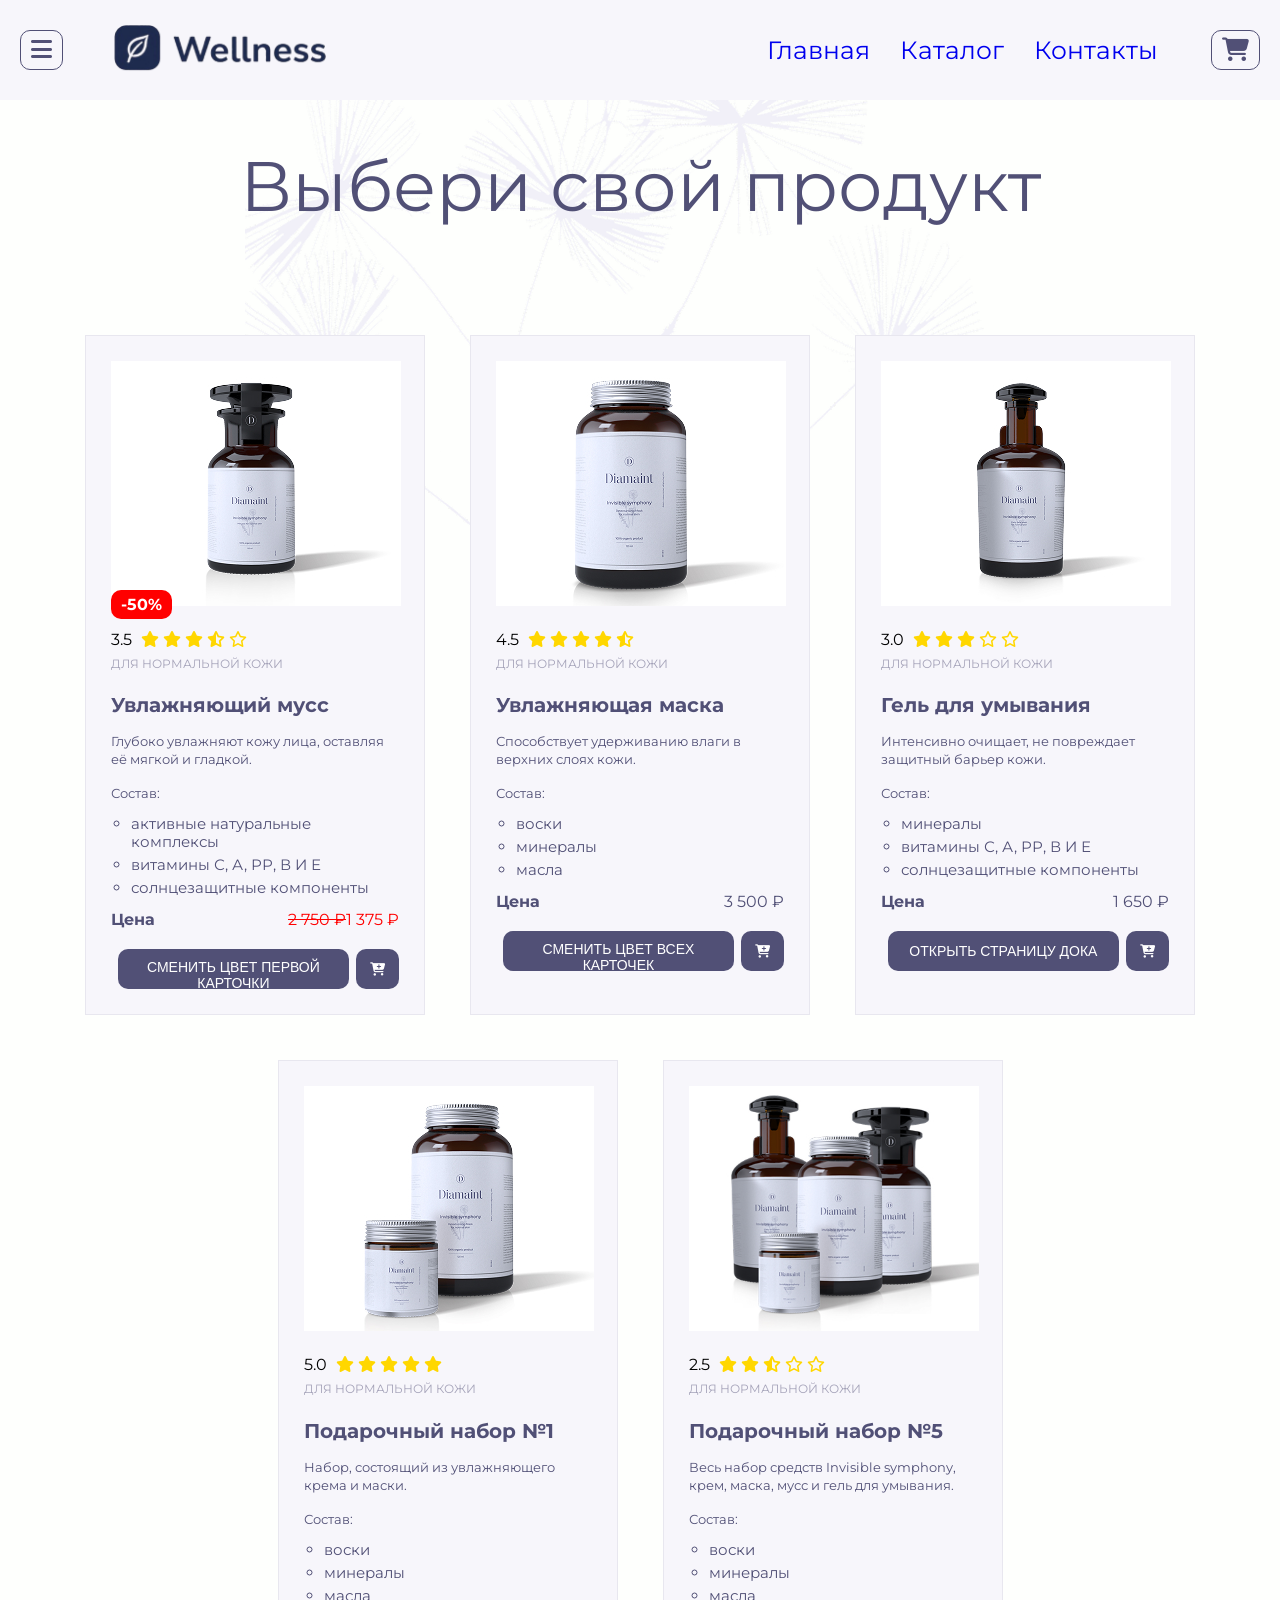
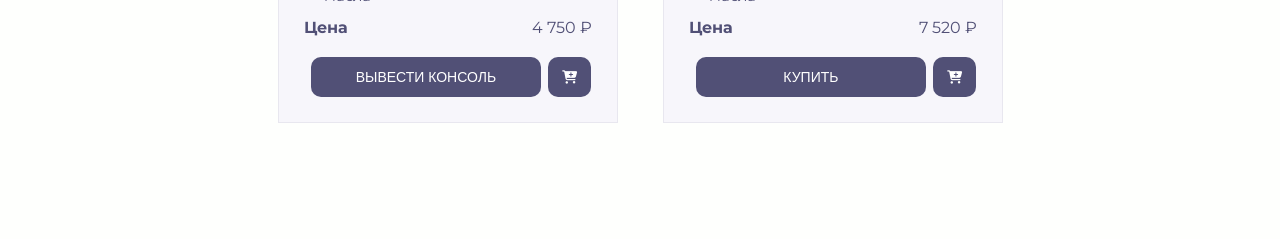
<file: index.html>
<!doctype html>
<html lang="ru">
  <head>
    <meta charset="UTF-8" />
    <meta name="viewport" content="width=device-width, initial-scale=1.0" />
    <title>Выбери свой продукт</title>
    <link rel="stylesheet" href="style.css" />
    <link
      rel="stylesheet"
      href="https://cdnjs.cloudflare.com/ajax/libs/font-awesome/6.4.0/css/all.min.css"
    />
    <link rel="preconnect" href="https://fonts.googleapis.com" />
    <link rel="preconnect" href="https://fonts.gstatic.com" crossorigin />
    <link
      href="https://fonts.googleapis.com/css2?family=Montserrat:wght@300;400;500;700&display=swap"
      rel="stylesheet"
    />
  </head>

  <body>
    <main class="container">
      <header class="header">
        <div class="header__container">
          <button class="header__menu-button">
            <i class="fa-solid fa-bars menu-button"></i>
          </button>
          <div class="header__center">
            <div class="header__logo">
              <img
                class="header__logo-img"
                src=".//img/logo-removebg-preview.png"
                alt="Логотип"
              />
            </div>
            <nav class="header__nav">
              <ul class="header__list">
                <li class="header__item">
                  <a href="#" class="header__link">Главная</a>
                </li>
                <li class="header__item">
                  <a href="#" class="header__link">Каталог</a>
                </li>
                <li class="header__item">
                  <a href="#" class="header__link">Контакты</a>
                </li>
              </ul>
            </nav>
          </div>
          <button class="header__cart-button">
            <i class="fa-solid fa-cart-shopping cart-button"></i>
          </button>
        </div>
      </header>
      <h1 class="container__main-title">Выбери свой продукт</h1>
      <div class="container__cards">
        <div class="card card-sale">
          <span class="card__sale">-50%</span>
          <img
            class="card__img"
            src="img/photo-mousse.jpg"
            alt="Увлажняющий мусс"
          />
          <div class="card__rating">
            <span class="card__rating-number">3.5</span>
            <span class="card__stars"
              ><i class="fa-solid fa-star rating-star"></i
            ></span>
            <spa class="card__stars"
              ><i class="fa-solid fa-star rating-star"></i
            ></span>
            <span class="card__stars"
              ><i class="fa-solid fa-star rating-star"></i
            ></span>
            <span class="card__stars"
              ><i class="fa-solid fa-star-half-stroke rating-star"></i
            ></span>
             <span class="card__stars"
              ><i class="fa-regular fa-star rating-star"></i
            ></span>
          </div>

          <span class="card__skin-type">для нормальной кожи</span>
          <h2 class="card__title">Увлажняющий мусс</h2>
          <p class="card__description">
            Глубоко увлажняют кожу лица, оставляя её мягкой и гладкой.
          </p>
          <span class="card__composition">Состав:</span>
          <ul class="card__list">
            <li class="card__item">активные натуральные комплексы</li>
            <li class="card__item">витамины С, А, РР, В И Е</li>
            <li class="card__item">солнцезащитные компоненты</li>
          </ul>
          <div class="card__price-row">
            <b class="card__price-text">Цена</b>
            <span class="card__price price-discount"
              ><del>2 750 ₽</del>1 375 ₽</span
            >
          </div>
          <div class="card__buttons">
            <button class="card__buy-button card__buy-button--active">
              сменить цвет первой карточки
            </button>
            <button class="card__add-to-cart card__add-to-cart--active">
              <i class="fa-solid fa-cart-plus cart-icon"></i>
            </button>
          </div>
        </div>
        <div class="card">
          <img
            class="card__img"
            src="img/photo-mask.jpg"
            alt="Увлажняющая маска"
          />
          <div class="card__rating">
            <span class="card__rating-number">4.5</span>
            <span class="card__stars"
              ><i class="fa-solid fa-star rating-star"></i
            ></span>
            <span class="card__stars"
              ><i class="fa-solid fa-star rating-star"></i
            ></span>
            <span class="card__stars"
              ><i class="fa-solid fa-star rating-star"></i
            ></span>
            <span class="card__stars"
              ><i class="fa-solid fa-star rating-star"></i
            ></span>
            <span class="card__stars"
              ><i class="fa-solid fa-star-half-stroke rating-star"></i
            ></span>
          </div>
          <span class="card__skin-type">для нормальной кожи</span>
          <h2 class="card__title">Увлажняющая маска</h2>
          <p class="card__description">
            Способствует удерживанию влаги в верхних слоях кожи.
          </p>
          <span class="card__composition">Состав:</span>
          <ul class="card__list">
            <li class="card__item">воски</li>
            <li class="card__item">минералы</li>
            <li class="card__item">масла</li>
          </ul>
          <div class="card__price-row">
            <b class="card__price-text">Цена</b>
            <span class="card__price">3 500 ₽</span>
          </div>
          <div class="card__buttons">
            <button
              class="card__buy-button card__buy-button--active cards-button"
            >
              сменить цвет всех карточек
            </button>
            <button class="card__add-to-cart card__add-to-cart--active">
              <i class="fa-solid fa-cart-plus cart-icon"></i>
            </button>
          </div>
        </div>
        <div class="card">
          <img
            class="card__img"
            src="img/photo-gel.jpg"
            alt="Гель для умывания"
          />
          <div class="card__rating">
            <span class="card__rating-number">3.0</span>
            <span class="card__stars"
              ><i class="fa-solid fa-star rating-star"></i
            ></span>
            <span class="card__stars"
              ><i class="fa-solid fa-star rating-star"></i
            ></span>
            <span class="card__stars"
              ><i class="fa-solid fa-star rating-star"></i
            ></span>
            <span class="card__stars"
              ><i class="fa-regular fa-star rating-star"></i
            ></span>
            <span class="card__stars"
              ><i class="fa-regular fa-star rating-star"></i
            ></span>

          </div>
          <span class="card__skin-type">для нормальной кожи</span>
          <h2 class="card__title">Гель для умывания</h2>
          <p class="card__description">
            Интенсивно очищает, не повреждает защитный барьер кожи.
          </p>
          <span class="card__composition">Состав:</span>
          <ul class="card__list">
            <li class="card__item">минералы</li>
            <li class="card__item">витамины С, А, РР, В И Е</li>
            <li class="card__item">солнцезащитные компоненты</li>
          </ul>
          <div class="card__price-row">
            <b class="card__price-text">Цена</b>
            <span class="card__price">1 650 ₽</span>
          </div>
          <div class="card__buttons">
            <button class="card__buy-button card__buy-button--active open-doka">
              открыть страницу дока
            </button>
            <button class="card__add-to-cart card__add-to-cart--active">
              <i class="fa-solid fa-cart-plus cart-icon"></i>
            </button>
          </div>
        </div>
        <div class="card">
          <img
            class="card__img"
            src="img/photo-set-1.jpg"
            alt="Подарочный набор №1"
          />
          <div class="card__rating">
            <span class="card__rating-number">5.0</span>
            <span class="card__stars"
              ><i class="fa-solid fa-star rating-star"></i
            ></span>
            <span class="card__stars"
              ><i class="fa-solid fa-star rating-star"></i
            ></span>
            <span class="card__stars"
              ><i class="fa-solid fa-star rating-star"></i
            ></span>
            <span class="card__stars"
              ><i class="fa-solid fa-star rating-star"></i
            ></span>
            <span class="card__stars"
              ><i class="fa-solid fa-star rating-star"></i
            ></span>
          </div>
          <span class="card__skin-type">для нормальной кожи</span>
          <h2 class="card__title">Подарочный набор №1</h2>
          <p class="card__description">
            Набор, состоящий из увлажняющего крема и маски.
          </p>
          <span class="card__composition">Состав:</span>
          <ul class="card__list">
            <li class="card__item">воски</li>
            <li class="card__item">минералы</li>
            <li class="card__item">масла</li>
          </ul>
          <div class="card__price-row">
            <b class="card__price-text">Цена</b>
            <span class="card__price">4 750 ₽</span>
          </div>
          <div class="card__buttons">
            <button
              class="card__buy-button card__buy-button--active output-console-log"
            >
              вывести консоль
            </button>
            <button class="card__add-to-cart card__add-to-cart--active">
              <i class="fa-solid fa-cart-plus cart-icon"></i>
            </button>
          </div>
        </div>
        <div class="card">
          <img
            class="card__img"
            src="img/photo-set-5.jpg"
            alt="Подарочный набор №5"
          />
          <div class="card__rating">
            <span class="card__rating-number">2.5</span>
            <span class="card__stars"
              ><i class="fa-solid fa-star rating-star"></i
            ></span>
            <span class="card__stars"
              ><i class="fa-solid fa-star rating-star"></i
            ></span>
            <span class="card__stars"
              ><i class="fa-solid fa-star-half-stroke rating-star"></i
            ></span>
            <span class="card__stars"
              ><i class="fa-regular fa-star rating-star"></i
            ></span>
            <span class="card__stars"
              ><i class="fa-regular fa-star rating-star"></i
            ></span>
          </div>
          <span class="card__skin-type">для нормальной кожи</span>
          <h2 class="card__title">Подарочный набор №5</h2>
          <p class="card__description">
            Весь набор средств Invisible symphony, крем, маска, мусс и гель для
            умывания.
          </p>
          <span class="card__composition">Состав:</span>
          <ul class="card__list">
            <li class="card__item">воски</li>
            <li class="card__item">минералы</li>
            <li class="card__item">масла</li>
          </ul>
          <div class="card__price-row">
            <b class="card__price-text">Цена</b>
            <span class="card__price">7 520 ₽</span>
          </div>
          <div class="card__buttons">
            <button class="card__buy-button card__buy-button--active">
              Купить
            </button>
            <button class="card__add-to-cart card__add-to-cart--active">
              <i class="fa-solid fa-cart-plus cart-icon"></i>
            </button>
          </div>
        </div>
      </div>
    </main>
  </body>
  <script src="product.js"></script>
</html>
</file>
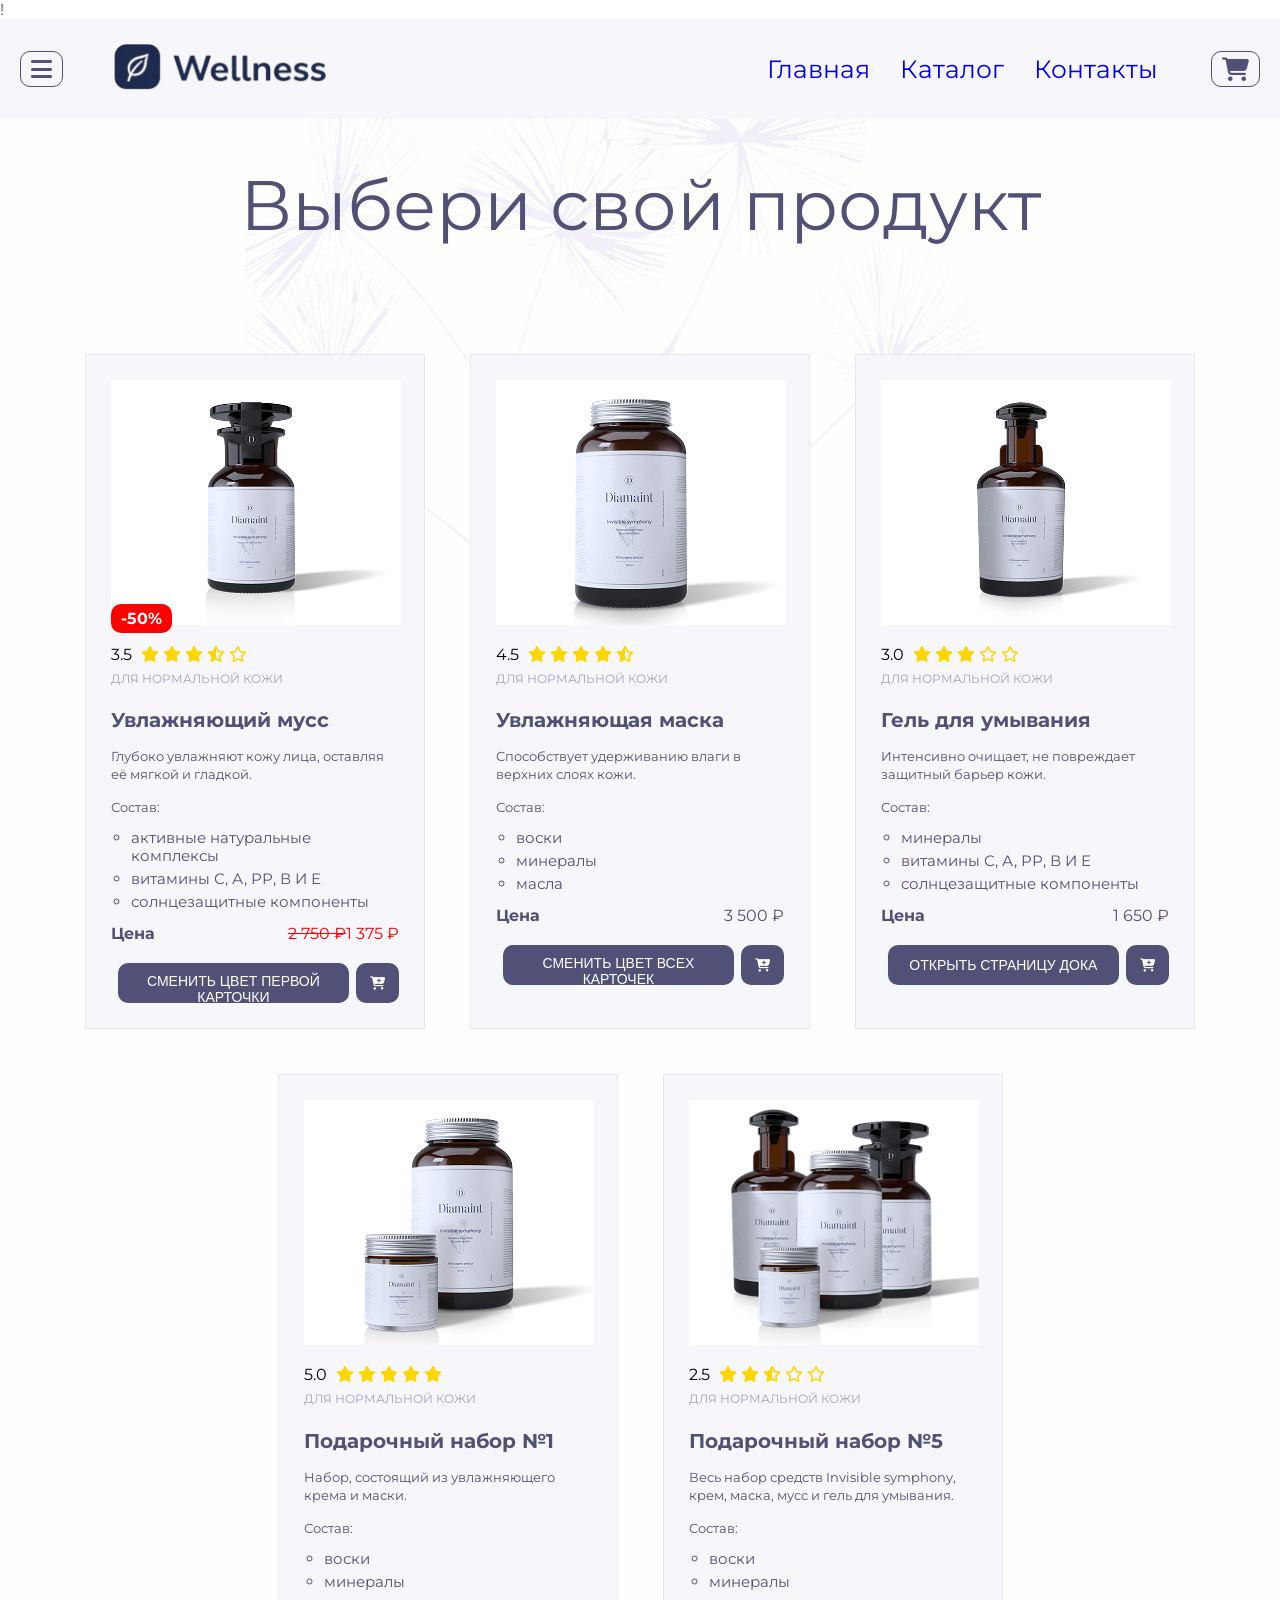
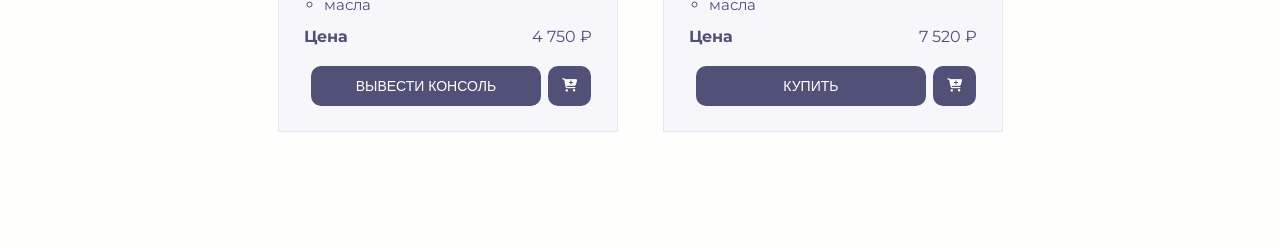
<file: homework.1,2,3,4,5,6/index.html>
!<!doctype html>
<html lang="ru">
  <head>
    <meta charset="UTF-8" />
    <meta name="viewport" content="width=device-width, initial-scale=1.0" />
    <title>Выбери свой продукт</title>
    <link rel="stylesheet" href="style.css" />
    <link
      rel="stylesheet"
      href="https://cdnjs.cloudflare.com/ajax/libs/font-awesome/6.4.0/css/all.min.css"
    />
    <link rel="preconnect" href="https://fonts.googleapis.com" />
    <link rel="preconnect" href="https://fonts.gstatic.com" crossorigin />
    <link
      href="https://fonts.googleapis.com/css2?family=Montserrat:wght@300;400;500;700&display=swap"
      rel="stylesheet"
    />
  </head>

  <body>
    <main class="container">
      <header class="header">
        <div class="header__container">
          <button class="header__menu-button">
            <i class="fa-solid fa-bars menu-button"></i>
          </button>
          <div class="header__center">
            <div class="header__logo">
              <img
                class="header__logo-img"
                src=".//img/logo-removebg-preview.png"
                alt="Логотип"
              />
            </div>
            <nav class="header__nav">
              <ul class="header__list">
                <li class="header__item">
                  <a href="#" class="header__link">Главная</a>
                </li>
                <li class="header__item">
                  <a href="#" class="header__link">Каталог</a>
                </li>
                <li class="header__item">
                  <a href="#" class="header__link">Контакты</a>
                </li>
              </ul>
            </nav>
          </div>
          <button class="header__cart-button">
            <i class="fa-solid fa-cart-shopping cart-button"></i>
          </button>
        </div>
      </header>
      <h1 class="container__main-title">Выбери свой продукт</h1>
      <div class="container__cards">
        <div class="card card-sale">
          <span class="card__sale">-50%</span>
          <img
            class="card__img"
            src="img/photo-mousse.jpg"
            alt="Увлажняющий мусс"
          />
          <div class="card__rating">
            <span class="card__rating-number">3.5</span>
            <span class="card__stars"
              ><i class="fa-solid fa-star rating-star"></i
            ></span>
            <spa class="card__stars"
              ><i class="fa-solid fa-star rating-star"></i
            ></span>
            <span class="card__stars"
              ><i class="fa-solid fa-star rating-star"></i
            ></span>
            <span class="card__stars"
              ><i class="fa-solid fa-star-half-stroke rating-star"></i
            ></span>
             <span class="card__stars"
              ><i class="fa-regular fa-star rating-star"></i
            ></span>
          </div>

          <span class="card__skin-type">для нормальной кожи</span>
          <h2 class="card__title">Увлажняющий мусс</h2>
          <p class="card__description">
            Глубоко увлажняют кожу лица, оставляя её мягкой и гладкой.
          </p>
          <span class="card__composition">Состав:</span>
          <ul class="card__list">
            <li class="card__item">активные натуральные комплексы</li>
            <li class="card__item">витамины С, А, РР, В И Е</li>
            <li class="card__item">солнцезащитные компоненты</li>
          </ul>
          <div class="card__price-row">
            <b class="card__price-text">Цена</b>
            <span class="card__price price-discount"
              ><del>2 750 ₽</del>1 375 ₽</span
            >
          </div>
          <div class="card__buttons">
            <button class="card__buy-button card__buy-button--active">
              сменить цвет первой карточки
            </button>
            <button class="card__add-to-cart card__add-to-cart--active">
              <i class="fa-solid fa-cart-plus cart-icon"></i>
            </button>
          </div>
        </div>
        <div class="card">
          <img
            class="card__img"
            src="img/photo-mask.jpg"
            alt="Увлажняющая маска"
          />
          <div class="card__rating">
            <span class="card__rating-number">4.5</span>
            <span class="card__stars"
              ><i class="fa-solid fa-star rating-star"></i
            ></span>
            <span class="card__stars"
              ><i class="fa-solid fa-star rating-star"></i
            ></span>
            <span class="card__stars"
              ><i class="fa-solid fa-star rating-star"></i
            ></span>
            <span class="card__stars"
              ><i class="fa-solid fa-star rating-star"></i
            ></span>
            <span class="card__stars"
              ><i class="fa-solid fa-star-half-stroke rating-star"></i
            ></span>
          </div>
          <span class="card__skin-type">для нормальной кожи</span>
          <h2 class="card__title">Увлажняющая маска</h2>
          <p class="card__description">
            Способствует удерживанию влаги в верхних слоях кожи.
          </p>
          <span class="card__composition">Состав:</span>
          <ul class="card__list">
            <li class="card__item">воски</li>
            <li class="card__item">минералы</li>
            <li class="card__item">масла</li>
          </ul>
          <div class="card__price-row">
            <b class="card__price-text">Цена</b>
            <span class="card__price">3 500 ₽</span>
          </div>
          <div class="card__buttons">
            <button
              class="card__buy-button card__buy-button--active cards-button"
            >
              сменить цвет всех карточек
            </button>
            <button class="card__add-to-cart card__add-to-cart--active">
              <i class="fa-solid fa-cart-plus cart-icon"></i>
            </button>
          </div>
        </div>
        <div class="card">
          <img
            class="card__img"
            src="img/photo-gel.jpg"
            alt="Гель для умывания"
          />
          <div class="card__rating">
            <span class="card__rating-number">3.0</span>
            <span class="card__stars"
              ><i class="fa-solid fa-star rating-star"></i
            ></span>
            <span class="card__stars"
              ><i class="fa-solid fa-star rating-star"></i
            ></span>
            <span class="card__stars"
              ><i class="fa-solid fa-star rating-star"></i
            ></span>
            <span class="card__stars"
              ><i class="fa-regular fa-star rating-star"></i
            ></span>
            <span class="card__stars"
              ><i class="fa-regular fa-star rating-star"></i
            ></span>

          </div>
          <span class="card__skin-type">для нормальной кожи</span>
          <h2 class="card__title">Гель для умывания</h2>
          <p class="card__description">
            Интенсивно очищает, не повреждает защитный барьер кожи.
          </p>
          <span class="card__composition">Состав:</span>
          <ul class="card__list">
            <li class="card__item">минералы</li>
            <li class="card__item">витамины С, А, РР, В И Е</li>
            <li class="card__item">солнцезащитные компоненты</li>
          </ul>
          <div class="card__price-row">
            <b class="card__price-text">Цена</b>
            <span class="card__price">1 650 ₽</span>
          </div>
          <div class="card__buttons">
            <button class="card__buy-button card__buy-button--active open-doka">
              открыть страницу дока
            </button>
            <button class="card__add-to-cart card__add-to-cart--active">
              <i class="fa-solid fa-cart-plus cart-icon"></i>
            </button>
          </div>
        </div>
        <div class="card">
          <img
            class="card__img"
            src="img/photo-set-1.jpg"
            alt="Подарочный набор №1"
          />
          <div class="card__rating">
            <span class="card__rating-number">5.0</span>
            <span class="card__stars"
              ><i class="fa-solid fa-star rating-star"></i
            ></span>
            <span class="card__stars"
              ><i class="fa-solid fa-star rating-star"></i
            ></span>
            <span class="card__stars"
              ><i class="fa-solid fa-star rating-star"></i
            ></span>
            <span class="card__stars"
              ><i class="fa-solid fa-star rating-star"></i
            ></span>
            <span class="card__stars"
              ><i class="fa-solid fa-star rating-star"></i
            ></span>
          </div>
          <span class="card__skin-type">для нормальной кожи</span>
          <h2 class="card__title">Подарочный набор №1</h2>
          <p class="card__description">
            Набор, состоящий из увлажняющего крема и маски.
          </p>
          <span class="card__composition">Состав:</span>
          <ul class="card__list">
            <li class="card__item">воски</li>
            <li class="card__item">минералы</li>
            <li class="card__item">масла</li>
          </ul>
          <div class="card__price-row">
            <b class="card__price-text">Цена</b>
            <span class="card__price">4 750 ₽</span>
          </div>
          <div class="card__buttons">
            <button
              class="card__buy-button card__buy-button--active output-console-log"
            >
              вывести консоль
            </button>
            <button class="card__add-to-cart card__add-to-cart--active">
              <i class="fa-solid fa-cart-plus cart-icon"></i>
            </button>
          </div>
        </div>
        <div class="card">
          <img
            class="card__img"
            src="img/photo-set-5.jpg"
            alt="Подарочный набор №5"
          />
          <div class="card__rating">
            <span class="card__rating-number">2.5</span>
            <span class="card__stars"
              ><i class="fa-solid fa-star rating-star"></i
            ></span>
            <span class="card__stars"
              ><i class="fa-solid fa-star rating-star"></i
            ></span>
            <span class="card__stars"
              ><i class="fa-solid fa-star-half-stroke rating-star"></i
            ></span>
            <span class="card__stars"
              ><i class="fa-regular fa-star rating-star"></i
            ></span>
            <span class="card__stars"
              ><i class="fa-regular fa-star rating-star"></i
            ></span>
          </div>
          <span class="card__skin-type">для нормальной кожи</span>
          <h2 class="card__title">Подарочный набор №5</h2>
          <p class="card__description">
            Весь набор средств Invisible symphony, крем, маска, мусс и гель для
            умывания.
          </p>
          <span class="card__composition">Состав:</span>
          <ul class="card__list">
            <li class="card__item">воски</li>
            <li class="card__item">минералы</li>
            <li class="card__item">масла</li>
          </ul>
          <div class="card__price-row">
            <b class="card__price-text">Цена</b>
            <span class="card__price">7 520 ₽</span>
          </div>
          <div class="card__buttons">
            <button class="card__buy-button card__buy-button--active">
              Купить
            </button>
            <button class="card__add-to-cart card__add-to-cart--active">
              <i class="fa-solid fa-cart-plus cart-icon"></i>
            </button>
          </div>
        </div>
      </div>
    </main>
  </body>
  <script src="product.js"></script>
</html>
</file>
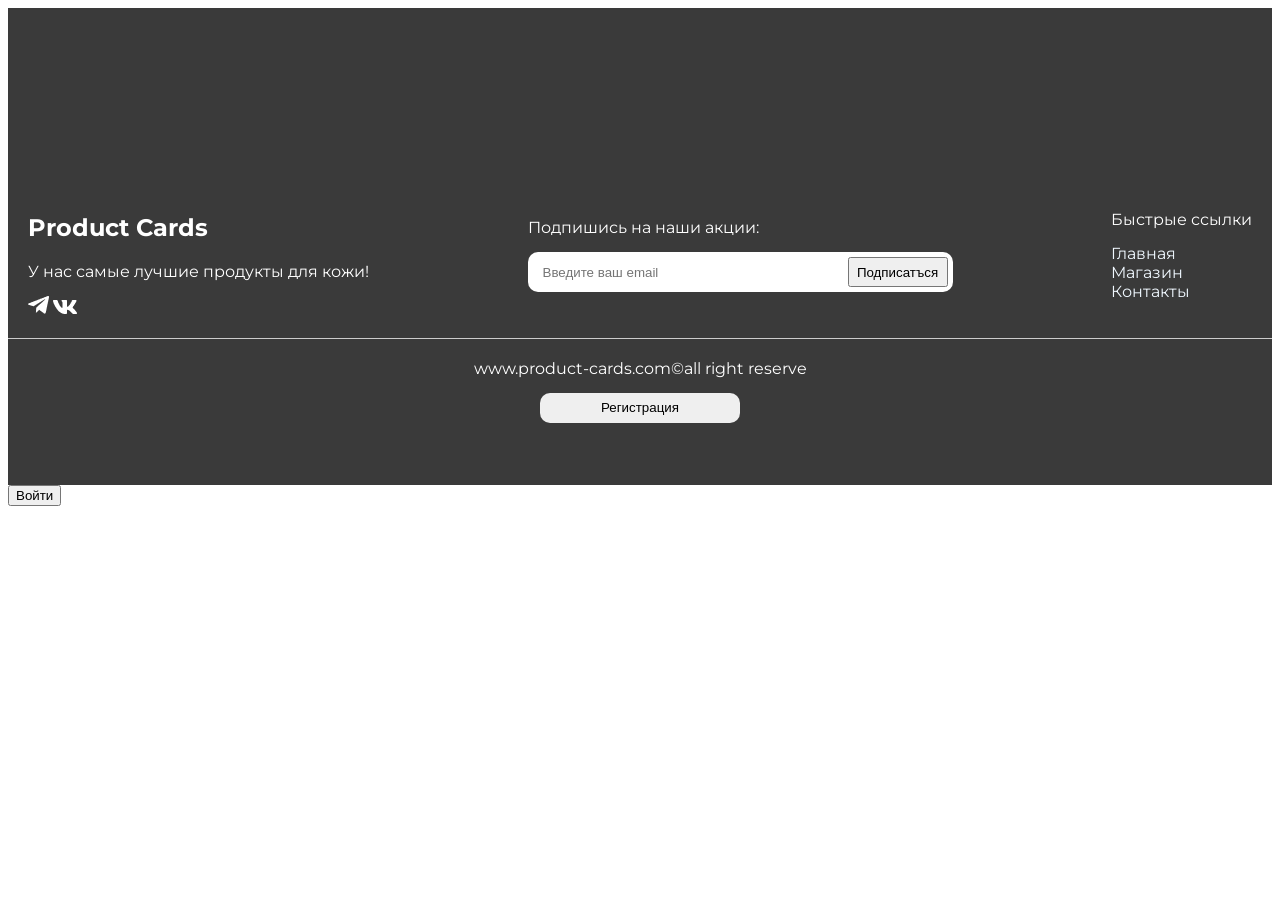
<file: Homework.11/homework-11.html>
<!doctype html>
<html lang="ru">
  <head>
    <meta charset="UTF-8" />
    <meta name="viewport" content="width=device-width, initial-scale=1.0" />
    <title>homework-11</title>
    <link rel="stylesheet" href="homework-11.css" />
    <link
      rel="stylesheet"
      href="https://cdnjs.cloudflare.com/ajax/libs/font-awesome/6.4.0/css/all.min.css"
    />
    <link rel="preconnect" href="https://fonts.googleapis.com" />
    <link rel="preconnect" href="https://fonts.gstatic.com" crossorigin />
    <link
      href="https://fonts.googleapis.com/css2?family=Montserrat:wght@300;400;500;700&display=swap"
      rel="stylesheet"
    />
  </head>
  <body>
    <div class="footer-container">
      <footer>
        <div class="footer__top">
          <div class="footer__info">
            <h2 class="footer__title">Product Cards</h2>
            <p class="footer__subtitle">
              У нас самые лучшие продукты для кожи!
            </p>
            <a href="#">
              <img src="telegram.png" alt="Телеграм" />
            </a>
            <a href="#">
              <img src="wk.png" alt="ВК" />
            </a>
          </div>

          <form class="footer__subscribe">
            <label class="footer__label">
              <p class="footer__label-text">Подпишись на наши акции:</p>
              <div class="footer__input-wrapper">
                <input
                  type="email"
                  required
                  placeholder="Введите ваш email"
                  class="footer__input"
                />
                <button type="submit" class="footer__button">
                  Подписатъся
                </button>
              </div>
            </label>
          </form>
          <nav class="footer__nav">
            <p class="nav__text">Быстрые ссылки</p>
            <ul class="nav__list">
              <li class="nav__item"><a href="#">Главная</a></li>
              <li class="nav__item"><a href="#">Магазин</a></li>
              <li class="nav__item"><a href="#">Контакты</a></li>
            </ul>
          </nav>
        </div>
        <div class="footer__bottom">
          <p class="footer__copyright">
            www.product-cards.com©all right reserve
          </p>
          <button class="footer__register-btn" id="registration-button">
            Регистрация
          </button>
        </div>
      </footer>
    </div>
    <div class="overlay" id="overlay"></div>
    <div class="modal" id="registration-modal">
      <button class="modal-close">X</button>
      <form class="register-form" id="registerForm">
        <label class="register-label">
          Имя
          <input type="text" name="name" placeholder="Введите имя" required />
        </label>
        <label class="register-label">
          Фамилия
          <input
            type="text"
            name="surname"
            placeholder="Введите фамилию"
            required
          />
        </label>
        <label class="register-label">
          Дата рождения
          <input type="date" name="berthDate" required />
        </label>
        <label class="register-label">
          Логин
          <input
            type="text"
            name="login"
            placeholder="Введите логин"
            required
          />
        </label>
        <label class="register-label">
          Пароль
          <input
            type="password"
            name="password"
            placeholder="Введите пароль"
            required
            class="password"
          />
        </label>
        <label class="register-label">
          Повторите пароль
          <input
            type="password"
            name="repeatPassword"
            placeholder="Повторите пароль"
            required
            class="repeat-password"
          />
        </label>
        <button class="register-btn" type="submit">Зарегистрироваться</button>
      </form>
    </div>

    <button class="footer__auth-btn" id="auth-button">Войти</button>
    <div class="modal" id="auth-modal">
      <button class="modal-close">X</button>
      <form class="register-form" id="registerForm">
        <label class="register-label">
          Логин
          <input
            type="text"
            name="login"
            placeholder="Введите логин"
            required
          />
        </label>
        <label class="register-label">
          Пароль
          <input
            type="password"
            name="password"
            placeholder="Введите пароль"
            required
            class="password"
          />
        </label>
        <label class="register-label">
          Повторите пароль
          <input
            type="password"
            name="repeatPassword"
            placeholder="Повторите пароль"
            required
            class="repeat-password"
          />
        </label>
        <button class="register-btn" type="submit">Зарегистрироваться</button>
      </form>
    </div>
    <script type="module" src="../Homework.14/homework-14.js"></script>
  </body>
</html>
</file>
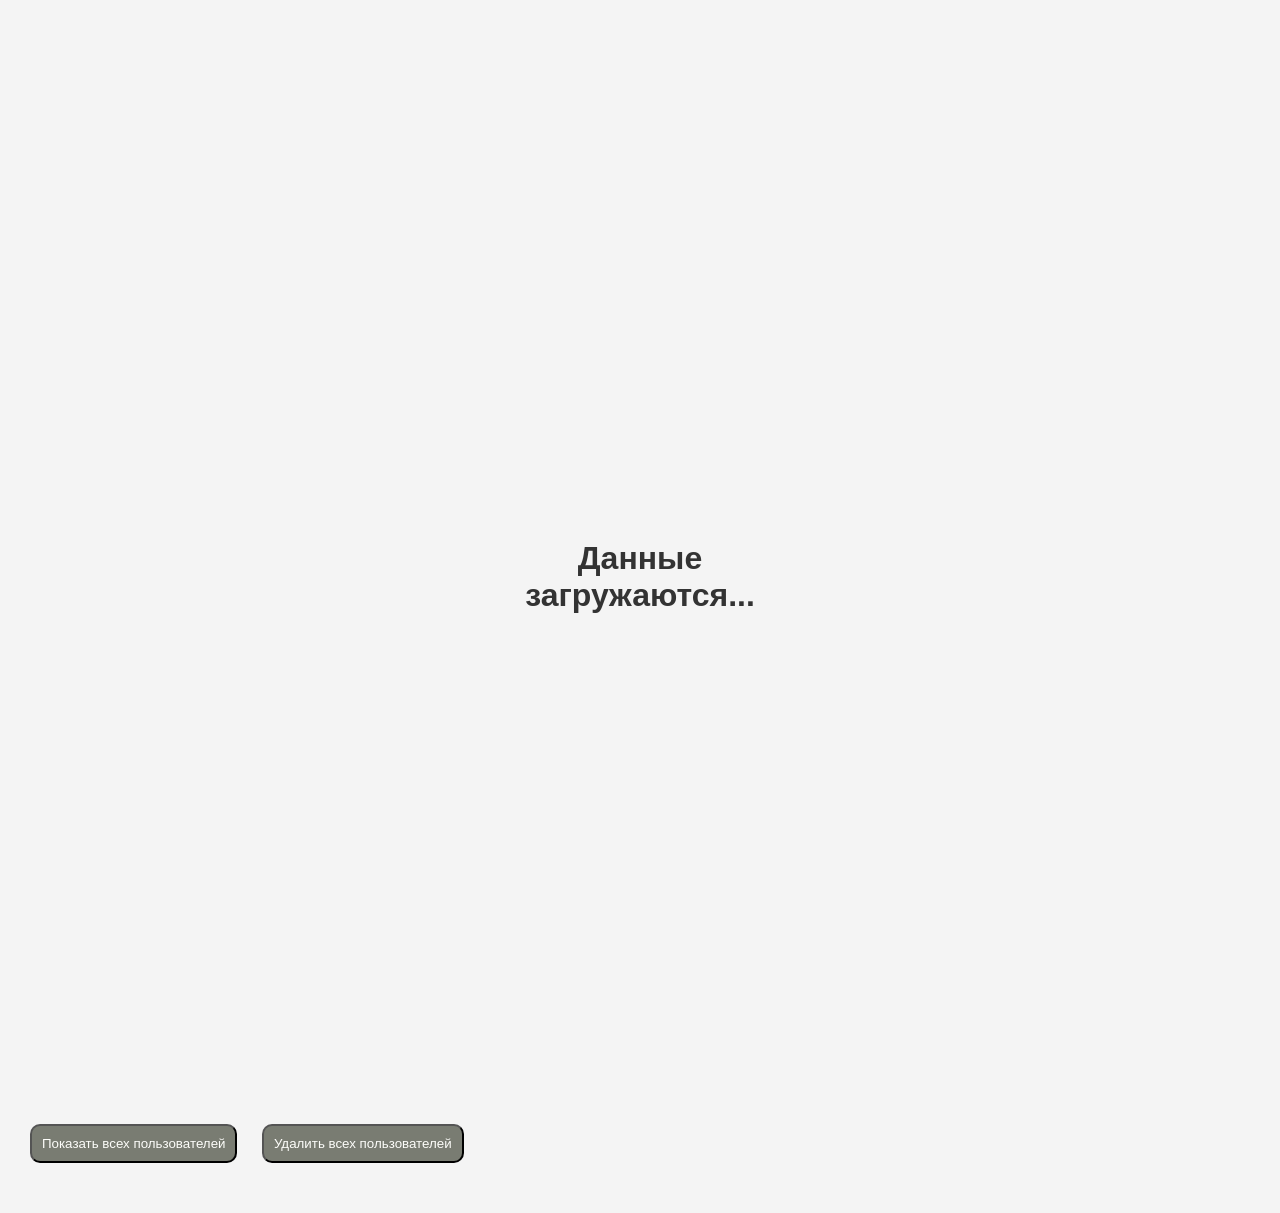
<file: Homework.15/async.html>
<!doctype html>
<html lang="en">
  <head>
    <meta charset="UTF-8" />
    <meta name="viewport" content="width=device-width, initial-scale=1.0" />
    <title>Homework 15</title>
    <link rel="stylesheet" href="async.css" />
  </head>
  <body>
    <h1 class="title">Данные загружаются...</h1>
    <button class="show-users">Показать всех пользователей</button>
    <button class="delete-users">Удалить всех пользователей</button>
    <div class="users"></div>
    <script src="async.js"></script>
  </body>
</html>
</file>
<file: style.css>
.container {
  width: 1280px;
  margin: 0 auto;
  background: #fefffd;
  padding-bottom: 116px;
  background-image: url('img/background.png');
  background-repeat: no-repeat;
  background-position: center top;
}



body {
  color: #515076;
  font-family: 'montserrat', sans-serif;
  letter-spacing: 0%;
  margin: 0;
}

.header {
  width: 100%;
  height: 100px;
  background-color: #f7f6fb;
}

.header__container {
  display: flex;
  justify-content: space-between;
  align-items: center;
  width: 100%;
  height: 100px;
  margin: 0;
  padding: 10px 20px;

}

.header__logo {
  width: 400px;
  height: 50px;
}

.header__logo-img {
  width: 300px;
  height: 50px;
  object-fit: cover;
}

.header__center {
  display: flex;
  align-items: center;
  gap: 250px;
}

.header__nav {
  margin: 0 50px;
}

.header__list {
  display: flex;
  gap: 30px;
  list-style: none;
  margin: 0;
  padding: 0;
  font-size: 25px;
  color: #5a5791
}

.header__link {
  text-decoration: none;
}

.header__menu-button,
.header__cart-button {
  background: none;
  border: 1px solid #515076;
  border-radius: 10px;
  padding: 5px 10px;
  background-color: #f7f6fb;
  color: #515076;
  font-size: 24px;
  cursor: pointer;
  transition: background 0.5s ease;
}

.header__menu-button:hover,
.header__cart-button:hover {
  background: #e7e7f3;
  transition: background 0.1s ease;
}

.header__menu-button:active,
.header__cart-button:active {
  background: #f2f2f7;
  transition: background 0.1s ease;
}

.container__main-title {
  font-style: normal;
  font-weight: 400;
  font-size: 70px;
  line-height: 78px;
  text-align: center;
  color: #515076;
  margin-bottom: 110px;
}


.container__cards {
  display: flex;
  flex-wrap: wrap;
  justify-content: center;
  gap: 45px;
  margin: 0 auto;
  width: 1110px;
}


.card {
  width: 340px;
  border: 1px solid #e8e7ef;
  background: #f7f6fb;
  padding: 25px;
  position: relative;
}

.card__sale {
  position: absolute;
  bottom: 395px;
  left: 25px;
  padding: 5px 10px;
  background: red;
  color: white;
  border-radius: 10px;
  font-weight: bold;
}

.card-sale {
  transition: 0.3s;
}

.card-sale:hover {
  transform: scale(1.03);
  background-image: url(img/background.png);
  cursor: pointer;

}

.card__img {
  width: 290px;
  height: 245px;
  object-fit: cover;
  margin-bottom: 20px;
}

.card__rating-number {
  color: black;
  margin-right: 5px;
}

.rating-star {
  color: gold;
  margin-bottom: 5px;
  display: inline-block;
}





.card__skin-type {
  font-weight: 400;
  font-size: 12px;
  line-height: 24px;
  text-transform: uppercase;
  color: #A5A3B9;
  margin-bottom: 5px;
}

.card__title {
  font-weight: 700;
  font-size: 20px;
  line-height: 27px;
  color: #515076;
  margin-bottom: 5px;
}

.card__description {
  font-weight: 400;
  font-size: 13px;
  line-height: 18px;
  color: #515076;
  margin-bottom: 15px;
}


.card__composition {
  font-weight: 400;
  font-size: 13px;
  line-height: 18px;
  color: #515076;
  margin-bottom: 5px;
}

.card__list {
  font-weight: 400;
  font-size: 13px;
  line-height: 18px;
  color: #515076;
  padding-left: 20px;
}

.card__item {
  list-style-type: circle;
  font-size: 15px;
  margin-bottom: 5px;
}

.price-discount {
  color: red;
}

.card__price-row {
  color: #515076;
  margin-bottom: 20px;
  display: flex;
  justify-content: space-between;
  align-items: center;
}

.card__buy-button {
  width: 80%;
  height: 40px;
  background: #515076;
  border-radius: 10px;
  color: #ffffff;
  font-size: 14px;
  text-transform: uppercase;
  border: none;
  cursor: pointer;
  margin: 0 auto;
  padding: 10px;
  transition: background 0.5s ease;
}

.card__buy-button:hover {
  background: #403d6b;
  transition: background 0.1s ease;
}

.card__buy-button:active {
  background: #2e2b5c;
  transition: background 0.1s ease;
}

.card__add-to-cart {
  width: 15%;
  height: 40px;
  background: #515076;
  border-radius: 10px;
  border: none;
  cursor: pointer;
  transition: background 0.5s ease;
}

.card__add-to-cart:hover {
  background: #403d6b;
  transition: background 0.1s ease;
}

.card__add-to-cart:active {
  background: #2e2b5c;
  transition: background 0.1s ease;
}

.card__buttons {
  display: flex;
  justify-content: space-between;
  align-items: center;
  margin-top: 20px;
}

.cart-icon {
  color: white;
}

.toggle-cards-active {
  background-color: #bcdac9;

}

.toggle-card-active {
  background-color: #89c7a5;
}

*,
*:before,
*:after {
  box-sizing: border-box;
}
</file>
<file: homework.1,2,3,4,5,6/style.css>
.container {
  width: 1280px;
  margin: 0 auto;
  background: #fefffd;
  padding-bottom: 116px;
  background-image: url("img/background.png");
  background-repeat: no-repeat;
  background-position: center top;
}

body {
  color: #515076;
  font-family: "montserrat", sans-serif;
  letter-spacing: 0%;
  margin: 0;
}

.header {
  width: 100%;
  height: 100px;
  background-color: #f7f6fb;
}

.header__container {
  display: flex;
  justify-content: space-between;
  align-items: center;
  width: 100%;
  height: 100px;
  margin: 0;
  padding: 10px 20px;
}

.header__logo {
  width: 400px;
  height: 50px;
}

.header__logo-img {
  width: 300px;
  height: 50px;
  object-fit: cover;
}

.header__center {
  display: flex;
  align-items: center;
  gap: 250px;
}

.header__nav {
  margin: 0 50px;
}

.header__list {
  display: flex;
  gap: 30px;
  list-style: none;
  margin: 0;
  padding: 0;
  font-size: 25px;
  color: #5a5791;
}

.header__link {
  text-decoration: none;
}

.header__menu-button,
.header__cart-button {
  background: none;
  border: 1px solid #515076;
  border-radius: 10px;
  padding: 5px 10px;
  background-color: #f7f6fb;
  color: #515076;
  font-size: 24px;
  cursor: pointer;
  transition: background 0.5s ease;
}

.header__menu-button:hover,
.header__cart-button:hover {
  background: #e7e7f3;
  transition: background 0.1s ease;
}

.header__menu-button:active,
.header__cart-button:active {
  background: #f2f2f7;
  transition: background 0.1s ease;
}

.container__main-title {
  font-style: normal;
  font-weight: 400;
  font-size: 70px;
  line-height: 78px;
  text-align: center;
  color: #515076;
  margin-bottom: 110px;
}

.container__cards {
  display: flex;
  flex-wrap: wrap;
  justify-content: center;
  gap: 45px;
  margin: 0 auto;
  width: 1110px;
}

.card {
  width: 340px;
  border: 1px solid #e8e7ef;
  background: #f7f6fb;
  padding: 25px;
  position: relative;
}

.card__sale {
  position: absolute;
  bottom: 395px;
  left: 25px;
  padding: 5px 10px;
  background: red;
  color: white;
  border-radius: 10px;
  font-weight: bold;
}

.card-sale {
  transition: 0.3s;
}

.card-sale:hover {
  transform: scale(1.03);
  background-image: url(img/background.png);
  cursor: pointer;
}

.card__img {
  width: 290px;
  height: 245px;
  object-fit: cover;
  margin-bottom: 20px;
}

.card__rating-number {
  color: black;
  margin-right: 5px;
}

.rating-star {
  color: gold;
  margin-bottom: 5px;
  display: inline-block;
}

.card__skin-type {
  font-weight: 400;
  font-size: 12px;
  line-height: 24px;
  text-transform: uppercase;
  color: #a5a3b9;
  margin-bottom: 5px;
}

.card__title {
  font-weight: 700;
  font-size: 20px;
  line-height: 27px;
  color: #515076;
  margin-bottom: 5px;
}

.card__description {
  font-weight: 400;
  font-size: 13px;
  line-height: 18px;
  color: #515076;
  margin-bottom: 15px;
}

.card__composition {
  font-weight: 400;
  font-size: 13px;
  line-height: 18px;
  color: #515076;
  margin-bottom: 5px;
}

.card__list {
  font-weight: 400;
  font-size: 13px;
  line-height: 18px;
  color: #515076;
  padding-left: 20px;
}

.card__item {
  list-style-type: circle;
  font-size: 15px;
  margin-bottom: 5px;
}

.price-discount {
  color: red;
}

.card__price-row {
  color: #515076;
  margin-bottom: 20px;
  display: flex;
  justify-content: space-between;
  align-items: center;
}

.card__buy-button {
  width: 80%;
  height: 40px;
  background: #515076;
  border-radius: 10px;
  color: #ffffff;
  font-size: 14px;
  text-transform: uppercase;
  border: none;
  cursor: pointer;
  margin: 0 auto;
  padding: 10px;
  transition: background 0.5s ease;
}

.card__buy-button:hover {
  background: #403d6b;
  transition: background 0.1s ease;
}

.card__buy-button:active {
  background: #2e2b5c;
  transition: background 0.1s ease;
}

.card__add-to-cart {
  width: 15%;
  height: 40px;
  background: #515076;
  border-radius: 10px;
  border: none;
  cursor: pointer;
  transition: background 0.5s ease;
}

.card__add-to-cart:hover {
  background: #403d6b;
  transition: background 0.1s ease;
}

.card__add-to-cart:active {
  background: #2e2b5c;
  transition: background 0.1s ease;
}

.card__buttons {
  display: flex;
  justify-content: space-between;
  align-items: center;
  margin-top: 20px;
}

.cart-icon {
  color: white;
}

.toggle-cards-active {
  background-color: #bcdac9;
}

.toggle-card-active {
  background-color: #89c7a5;
}

*,
*:before,
*:after {
  box-sizing: border-box;
}
</file>
<file: Homework.11/homework-11.css>
.footer-container {
  width: 100%;
  height: 477px;
  margin: 0;
  background-color: #3a3a3a;
  color: white;
  box-sizing: border-box;
  display: flex;
  align-items: center;
  justify-content: center;
  font-family: "montserrat", sans-serif;
}
footer {
  width: 1569px;
  height: 147px;
  border-radius: 10px;
  border-width: 1px;
  display: flex;
  flex-direction: column;
}
.footer__top {
  display: flex;
  justify-content: space-between;
  align-items: center;
  padding: 20px;
  border-bottom: 1px solid #ccc;
}
.footer__subscribe {
  margin-bottom: 0;
  padding: 0 20px;
  display: flex;
  flex-direction: column;
}
.footer__label-text,
.footer__subtitle,
.footer__copyright,
.nav__text {
  margin-bottom: 15px;
}

.footer__input-wrapper {
  position: relative;
}

.footer__input {
  width: 300px;
  height: 40px;
  padding: 0 110px 0 15px;
  border-radius: 10px;
  border: none;
}

.footer__button {
  position: absolute;
  right: 5px;
  top: 5px;
  width: 100px;
  height: 30px;
  margin: 0;
  cursor: pointer;
}
.nav__list,
a {
  list-style: none !important;
  margin: 0;
  padding: 0;
  text-decoration: none;
  color: aliceblue;
}
.footer__bottom {
  display: flex;
  flex-direction: column;
  align-items: center;
  justify-content: center;
  padding: 20px;
}
p {
  margin: 0;
}
.overlay {
  display: none;
  position: fixed;
  inset: 0;
  background: rgba(0, 0, 0, 0.5);
  z-index: 10;
}
.overlay-showed {
  display: block;
}
.modal {
  display: none;
  width: 50%;
  height: 50%;
  background-color: #3a3a3a;
  color: #ccc;
  top: 50%;
  left: 50%;
  transform: translate(-50%, -50%);
  z-index: 20;
  position: fixed;
}
.register-form {
  display: flex;
  flex-direction: column;
  align-items: center;
  justify-content: center;
  gap: 20px;
}
.modal-showed {
  display: block;
}
.modal-close {
  cursor: pointer;
  width: 25px;
  height: 25px;
  border-radius: 5px;
}
.register-btn,
.footer__register-btn {
  width: 200px;
  height: 30px;
  border-radius: 10px;
  border: none;
  cursor: pointer;
  margin-bottom: 15px;
}
</file>
<file: Homework.15/async.css>
* {
  margin: 0;
  padding: 0;
  box-sizing: border-box;
}

body {
  font-family: Arial, sans-serif;
  background-color: #f4f4f4;
  padding: 40px 20px;
}

.title {
  text-align: center;
  margin-bottom: 30px;
  color: #333;
}

.users {
  display: flex;
  justify-content: center;
  align-items: stretch;
  flex-wrap: wrap;
  gap: 20px;
  max-width: 1200px;
  margin: 0 auto;
}

.user-card {
  width: 250px;
  padding: 25px;
  background-color: #fff;
  border: 1px solid #e5e5e5;
  border-radius: 14px;
  box-shadow: 0 4px 12px rgba(0, 0, 0, 0.06);
  transition:
    transform 0.2s ease,
    box-shadow 0.2s ease;
}

.user-card:hover {
  transform: translateY(-5px);
  box-shadow: 0 8px 20px rgba(0, 0, 0, 0.1);
}

.user-card h3 {
  color: #292929;
  font-size: 20px;
  margin-bottom: 8px;
}

.user-card p {
  color: #777;
  font-size: 14px;
  margin-bottom: 10px;
  overflow-wrap: anywhere;
}

.title {
  text-align: center;
  margin: 500px;
}
.show-users,
button {
  margin: 10px;
  padding: 10px;
  border-radius: 10px;
  background-color: rgb(121, 124, 114);
  color: rgb(253, 253, 250);
}
</file>
